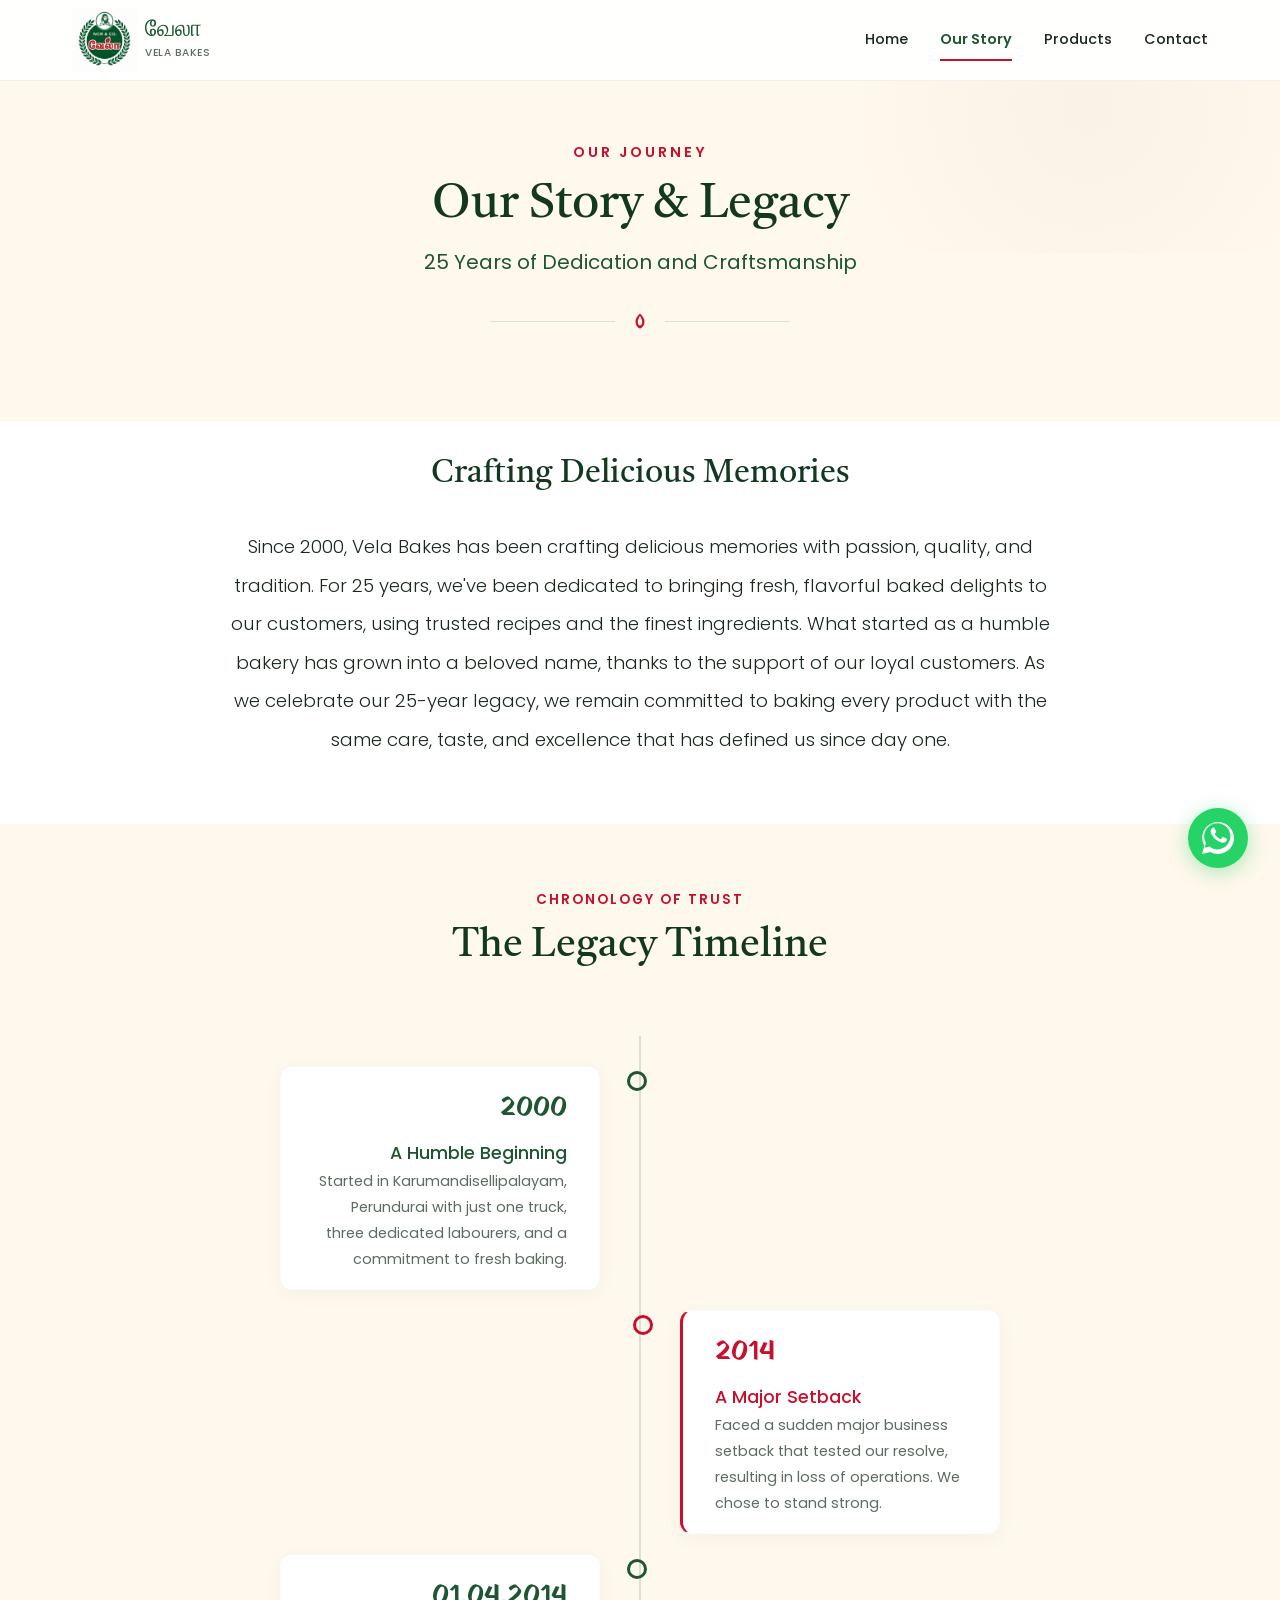
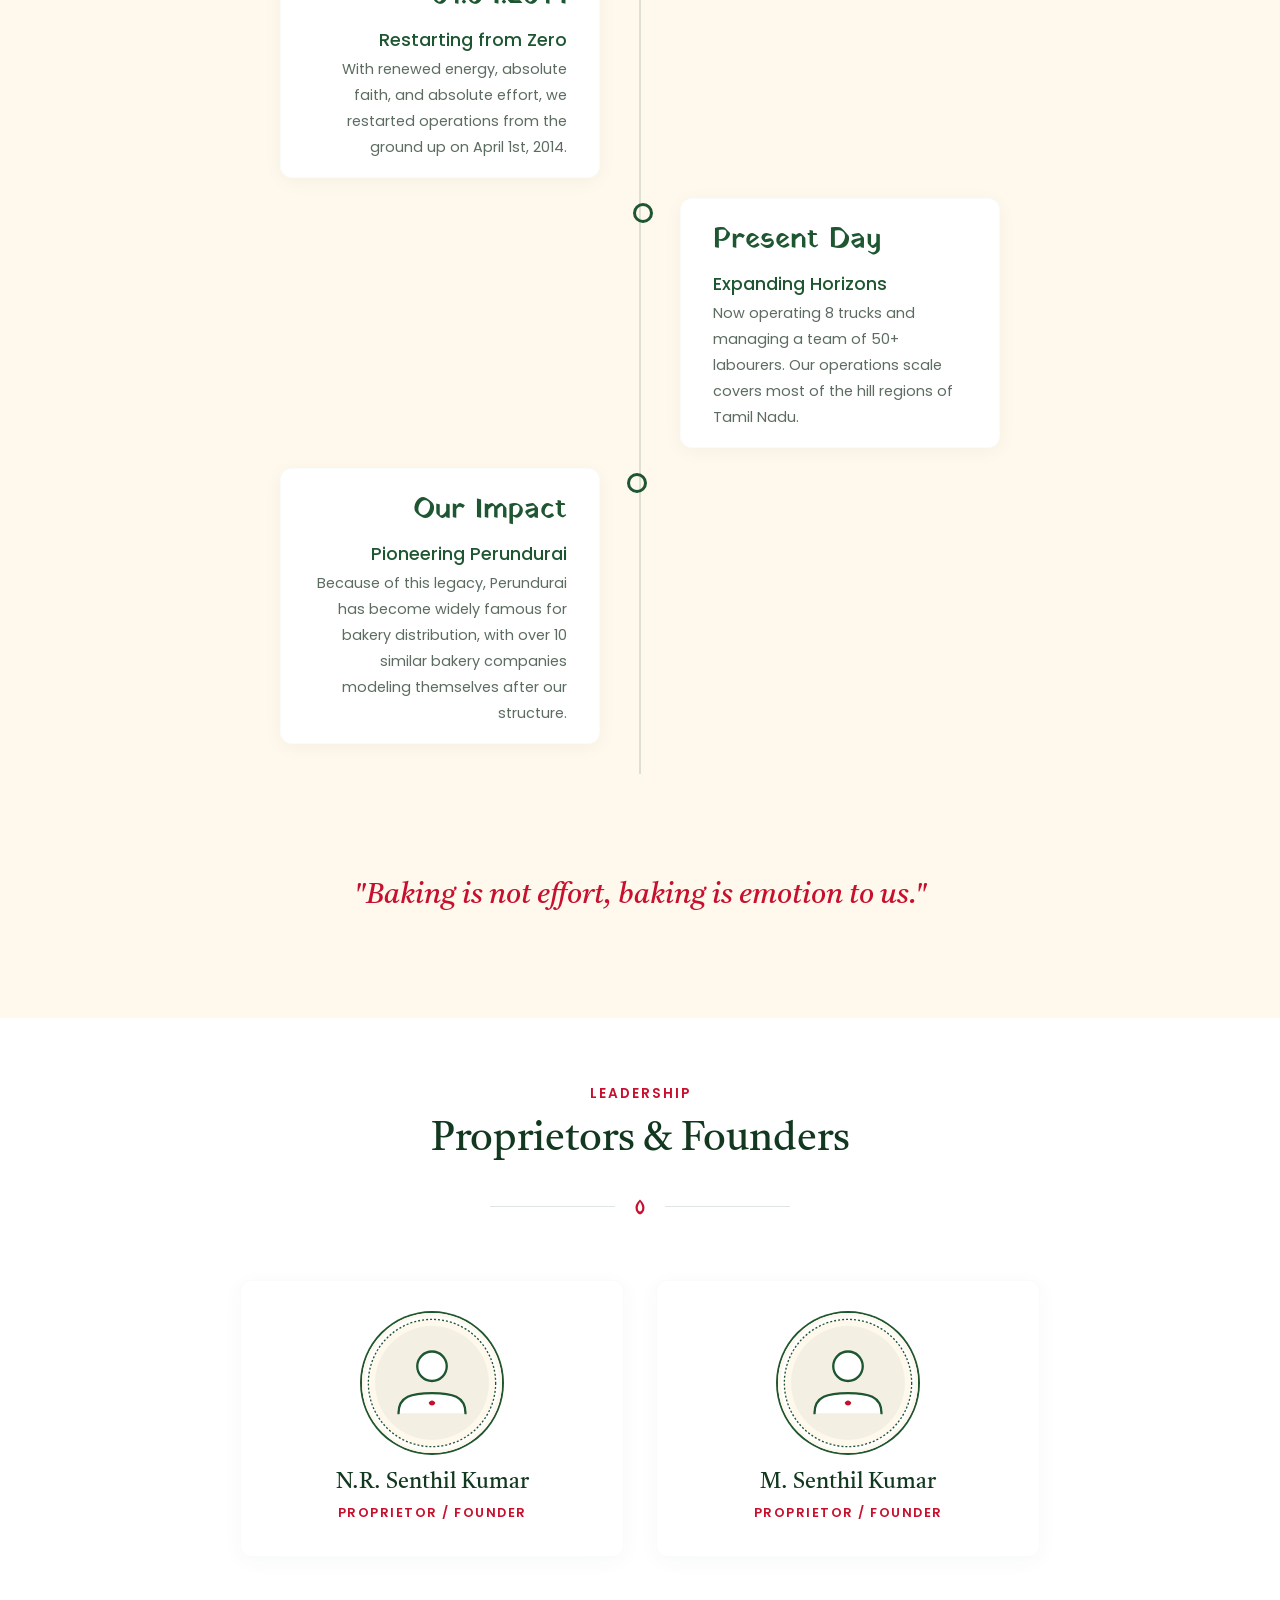
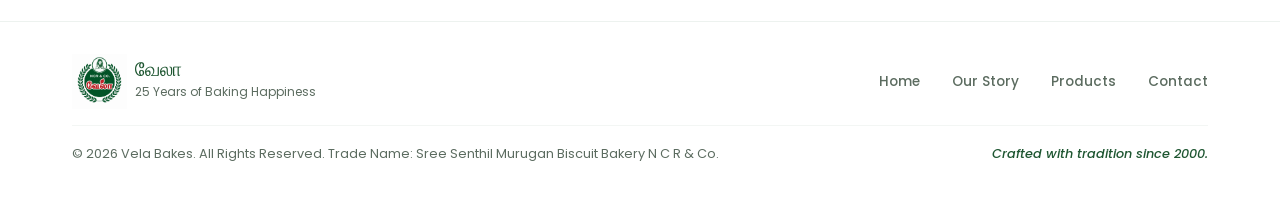
<file: about.html>
<!DOCTYPE html>
<html lang="en">
<head>
  <meta charset="UTF-8">
  <meta name="viewport" content="width=device-width, initial-scale=1.0">
  <meta name="description" content="Learn about Vela Bakes, a celebrated bakery in Perundurai with 25 years of experience in fresh bread, cakes, rusks, biscuits and puffs.">
  <meta name="keywords" content="about velabakes, vela bakes history, bakery in perundurai, traditional bakery, bakery story">
  <meta name="author" content="Vela Bakes">
  <meta name="robots" content="index, follow">
  <link rel="canonical" href="https://velabakes.in/about.html">
  <meta property="og:title" content="About Vela Bakes | Trusted Bakery in Perundurai">
  <meta property="og:description" content="Discover the story, legacy and values behind Vela Bakes, a trusted bakery brand in Perundurai.">
  <meta property="og:type" content="website">
  <meta property="og:url" content="https://velabakes.in/about.html">
  <meta property="og:image" content="https://velabakes.in/assets/logo.png">
  <meta name="twitter:card" content="summary_large_image">
  <meta name="twitter:title" content="About Vela Bakes | Trusted Bakery in Perundurai">
  <meta name="twitter:description" content="The legacy story of Vela Bakes, a trusted bakery in Perundurai, Tamil Nadu.">
  <title>About Vela Bakes | Trusted Bakery in Perundurai</title>
  
  <!-- CSS Stylesheets -->
  <link rel="stylesheet" href="assets/css/style.css">
  
  <!-- Favicon -->
  <link rel="icon" type="image/png" href="assets/logo.png">
</head>
<body>

  <!-- --- SITE HEADER / NAVIGATION --- -->
  <header class="navbar-header" id="siteHeader">
    <div class="container navbar-container">
      <a href="index.html" class="logo-link" aria-label="Vela Bakes Home">
        <img src="assets/logo.png" alt="Vela Bakes Logo" class="logo-img">
        <div class="logo-text-group">
          <span class="logo-title">வேலா</span>
          <span class="logo-subtitle">VELA BAKES</span>
        </div>
      </a>
      
      <button class="menu-toggle" id="menuToggle" aria-label="Toggle navigation menu" aria-expanded="false" aria-controls="navLinks">
        <span></span>
        <span></span>
        <span></span>
      </button>

      <nav class="nav-links" id="navLinks">
        <a href="index.html" class="nav-link">Home</a>
        <a href="about.html" class="nav-link active">Our Story</a>
        <a href="products.html" class="nav-link">Products</a>
        <a href="contact.html" class="nav-link">Contact</a>
      </nav>
    </div>
  </header>

  <!-- --- HERO SECTION / BANNER --- -->
  <section class="hero-section" style="min-height: 40vh; padding: 140px 0 60px;">
    <div class="hero-bg-accent"></div>
    <div class="container hero-content reveal">
      <p class="hero-subtitle">Our Journey</p>
      <h1 class="hero-title" style="font-size: 3rem; margin-bottom: var(--space-xs);">Our Story &amp; Legacy</h1>
      <p class="hero-tagline" style="font-size: 1.25rem;">25 Years of Dedication and Craftsmanship</p>
      
      <div class="leaf-divider">
        <div class="leaf-line"></div>
        <svg class="leaf-icon" viewBox="0 0 24 24">
          <path d="M12,2C12,2 6,7 6,13C6,18 9,21 12,22C15,21 18,18 18,13C18,7 12,2 12,2ZM12,18C10.3,18 9,15.8 9,13C9,10.2 11,6.5 12,5.2C13,6.5 15,10.2 15,13C15,15.8 13.7,18 12,18Z"/>
        </svg>
        <div class="leaf-line"></div>
      </div>
    </div>
  </section>

  <!-- --- STORY SECTION --- -->
  <section class="section-padding" style="background-color: var(--color-bg-white); padding-top: var(--space-md);">
    <div class="container reveal" style="max-width: 900px; text-align: center;">
      <h2 class="section-title" style="font-size: 2rem; margin-bottom: var(--space-md);">Crafting Delicious Memories</h2>
      <p class="intro-text" style="font-size: 1.15rem; line-height: 2.1; margin-bottom: 0;">
        Since 2000, Vela Bakes has been crafting delicious memories with passion, quality, and tradition. For 25 years, we've been dedicated to bringing fresh, flavorful baked delights to our customers, using trusted recipes and the finest ingredients. What started as a humble bakery has grown into a beloved name, thanks to the support of our loyal customers. As we celebrate our 25-year legacy, we remain committed to baking every product with the same care, taste, and excellence that has defined us since day one.
      </p>
    </div>
  </section>

  <!-- --- TIMELINE / LEGACY SECTION --- -->
  <section class="section-padding">
    <div class="container reveal">
      <div class="section-header">
        <p class="section-subtitle">Chronology of Trust</p>
        <h2 class="section-title">The Legacy Timeline</h2>
      </div>

      <div class="timeline-container">
        <!-- Milestone 1 -->
        <div class="timeline-item left reveal">
          <div class="timeline-content">
            <span class="timeline-year">2000</span>
            <h3 style="font-family: var(--font-body); font-size: 1.1rem; color: var(--color-brand-green); margin-bottom: 5px;">A Humble Beginning</h3>
            <p style="font-size: 0.9rem; color: var(--color-text-muted);">
              Started in Karumandisellipalayam, Perundurai with just one truck, three dedicated labourers, and a commitment to fresh baking.
            </p>
          </div>
        </div>

        <!-- Milestone 2 -->
        <div class="timeline-item right setback reveal">
          <div class="timeline-content">
            <span class="timeline-year">2014</span>
            <h3 style="font-family: var(--font-body); font-size: 1.1rem; color: var(--color-brand-red); margin-bottom: 5px;">A Major Setback</h3>
            <p style="font-size: 0.9rem; color: var(--color-text-muted);">
              Faced a sudden major business setback that tested our resolve, resulting in loss of operations. We chose to stand strong.
            </p>
          </div>
        </div>

        <!-- Milestone 3 -->
        <div class="timeline-item left reveal">
          <div class="timeline-content">
            <span class="timeline-year">01.04.2014</span>
            <h3 style="font-family: var(--font-body); font-size: 1.1rem; color: var(--color-brand-green); margin-bottom: 5px;">Restarting from Zero</h3>
            <p style="font-size: 0.9rem; color: var(--color-text-muted);">
              With renewed energy, absolute faith, and absolute effort, we restarted operations from the ground up on April 1st, 2014.
            </p>
          </div>
        </div>

        <!-- Milestone 4 -->
        <div class="timeline-item right reveal">
          <div class="timeline-content">
            <span class="timeline-year">Present Day</span>
            <h3 style="font-family: var(--font-body); font-size: 1.1rem; color: var(--color-brand-green); margin-bottom: 5px;">Expanding Horizons</h3>
            <p style="font-size: 0.9rem; color: var(--color-text-muted);">
              Now operating 8 trucks and managing a team of 50+ labourers. Our operations scale covers most of the hill regions of Tamil Nadu.
            </p>
          </div>
        </div>

        <!-- Milestone 5 -->
        <div class="timeline-item left reveal">
          <div class="timeline-content">
            <span class="timeline-year">Our Impact</span>
            <h3 style="font-family: var(--font-body); font-size: 1.1rem; color: var(--color-brand-green); margin-bottom: 5px;">Pioneering Perundurai</h3>
            <p style="font-size: 0.9rem; color: var(--color-text-muted);">
              Because of this legacy, Perundurai has become widely famous for bakery distribution, with over 10 similar bakery companies modeling themselves after our structure.
            </p>
          </div>
        </div>
      </div>

      <div class="timeline-quote-section reveal">
        <p class="timeline-quote">"Baking is not effort, baking is emotion to us."</p>
      </div>
    </div>
  </section>

  <!-- --- OWNERS / PROPRIETORS SECTION --- -->
  <section class="section-padding" style="background-color: var(--color-bg-white);">
    <div class="container reveal">
      <div class="section-header">
        <p class="section-subtitle">Leadership</p>
        <h2 class="section-title">Proprietors &amp; Founders</h2>
        <div class="leaf-divider">
          <div class="leaf-line"></div>
          <svg class="leaf-icon" viewBox="0 0 24 24">
            <path d="M12,2C12,2 6,7 6,13C6,18 9,21 12,22C15,21 18,18 18,13C18,7 12,2 12,2ZM12,18C10.3,18 9,15.8 9,13C9,10.2 11,6.5 12,5.2C13,6.5 15,10.2 15,13C15,15.8 13.7,18 12,18Z"/>
          </svg>
          <div class="leaf-line"></div>
        </div>
      </div>

      <div class="owners-grid">
        <!-- Founder 1 -->
        <div class="owner-card reveal">
          <div class="owner-img-frame">
            <img src="assets/images/owner-placeholder.svg" alt="N.R. Senthil Kumar Profile" class="owner-img" loading="lazy">
          </div>
          <h3 class="owner-name">N.R. Senthil Kumar</h3>
          <p class="owner-role">Proprietor / Founder</p>
        </div>

        <!-- Founder 2 -->
        <div class="owner-card reveal">
          <div class="owner-img-frame">
            <img src="assets/images/owner-placeholder.svg" alt="M. Senthil Kumar Profile" class="owner-img" loading="lazy">
          </div>
          <h3 class="owner-name">M. Senthil Kumar</h3>
          <p class="owner-role">Proprietor / Founder</p>
        </div>
      </div>
    </div>
  </section>

  <!-- --- FOOTER --- -->
  <footer class="site-footer">
    <div class="container">
      <div class="footer-top">
        <a href="index.html" class="footer-brand" aria-label="Vela Bakes logo Link">
          <img src="assets/logo.png" alt="Vela Bakes Logo" class="footer-logo">
          <div class="logo-text-group" style="text-align: left;">
            <span class="footer-brand-title">வேலா</span>
            <span class="footer-brand-tagline">25 Years of Baking Happiness</span>
          </div>
        </a>
        
        <ul class="footer-links">
          <li><a href="index.html" class="footer-link">Home</a></li>
          <li><a href="about.html" class="footer-link">Our Story</a></li>
          <li><a href="products.html" class="footer-link">Products</a></li>
          <li><a href="contact.html" class="footer-link">Contact</a></li>
        </ul>
      </div>

      <div class="footer-bottom">
        <p class="footer-copyright">&copy; 2026 Vela Bakes. All Rights Reserved. Trade Name: Sree Senthil Murugan Biscuit Bakery N C R & Co.</p>
        <p class="footer-tradition">Crafted with tradition since 2000.</p>
      </div>
    </div>
  </footer>

  <!-- --- FLOATING WHATSAPP BUTTON --- -->
  <a href="https://wa.me/919443767670?text=Hi%2C%20I%27d%20like%20to%20know%20more%20about%20Vela%20Bakes" 
     target="_blank" 
     rel="noopener noreferrer" 
     class="floating-whatsapp" 
     id="floatingWhatsApp" 
     aria-label="Contact us on WhatsApp">
    <span class="whatsapp-tooltip">Chat with us on WhatsApp</span>
    <svg class="whatsapp-icon-svg" viewBox="0 0 24 24">
      <path d="M.057 24l1.687-6.163c-1.041-1.804-1.588-3.849-1.587-5.946C.06 5.348 5.397.01 12.008.01c3.202.001 6.212 1.246 8.477 3.514 2.266 2.268 3.507 5.28 3.505 8.484-.004 6.657-5.34 11.997-11.953 11.997-2.005-.001-3.973-.502-5.724-1.455L0 24zm6.59-4.846c1.6.95 3.188 1.449 4.825 1.451 5.436 0 9.859-4.42 9.863-9.864.002-2.634-1.02-5.11-2.881-6.973-1.862-1.862-4.343-2.885-6.977-2.887-5.44 0-9.864 4.42-9.868 9.866-.001 1.724.451 3.407 1.31 4.904l-.997 3.639 3.728-.976zm11.389-6.859c-.3-.15-1.774-.875-2.046-.975-.272-.1-.471-.15-.669.15-.198.3-.765.975-.938 1.175-.173.2-.347.225-.648.075-.3-.15-1.266-.466-2.41-1.484-.89-.794-1.49-1.775-1.665-2.075-.173-.3-.018-.462.13-.61.135-.133.3-.35.45-.525.15-.175.2-.299.3-.5.1-.2.05-.375-.025-.525-.075-.15-.669-1.612-.916-2.207-.242-.579-.487-.5-.669-.51-.173-.008-.371-.01-.57-.01-.198 0-.52.074-.792.372-.272.297-1.04 1.016-1.04 2.479 0 1.462 1.065 2.875 1.213 3.074.149.198 2.096 3.2 5.077 4.487.709.306 1.262.489 1.694.625.712.227 1.36.195 1.871.118.571-.085 1.774-.726 2.022-1.429.247-.699.247-1.299.173-1.424-.074-.124-.272-.198-.57-.347z"/>
    </svg>
  </a>

  <!-- --- JAVASCRIPT --- -->
  <script src="assets/js/main.js"></script>
</body>
</html>
</file>
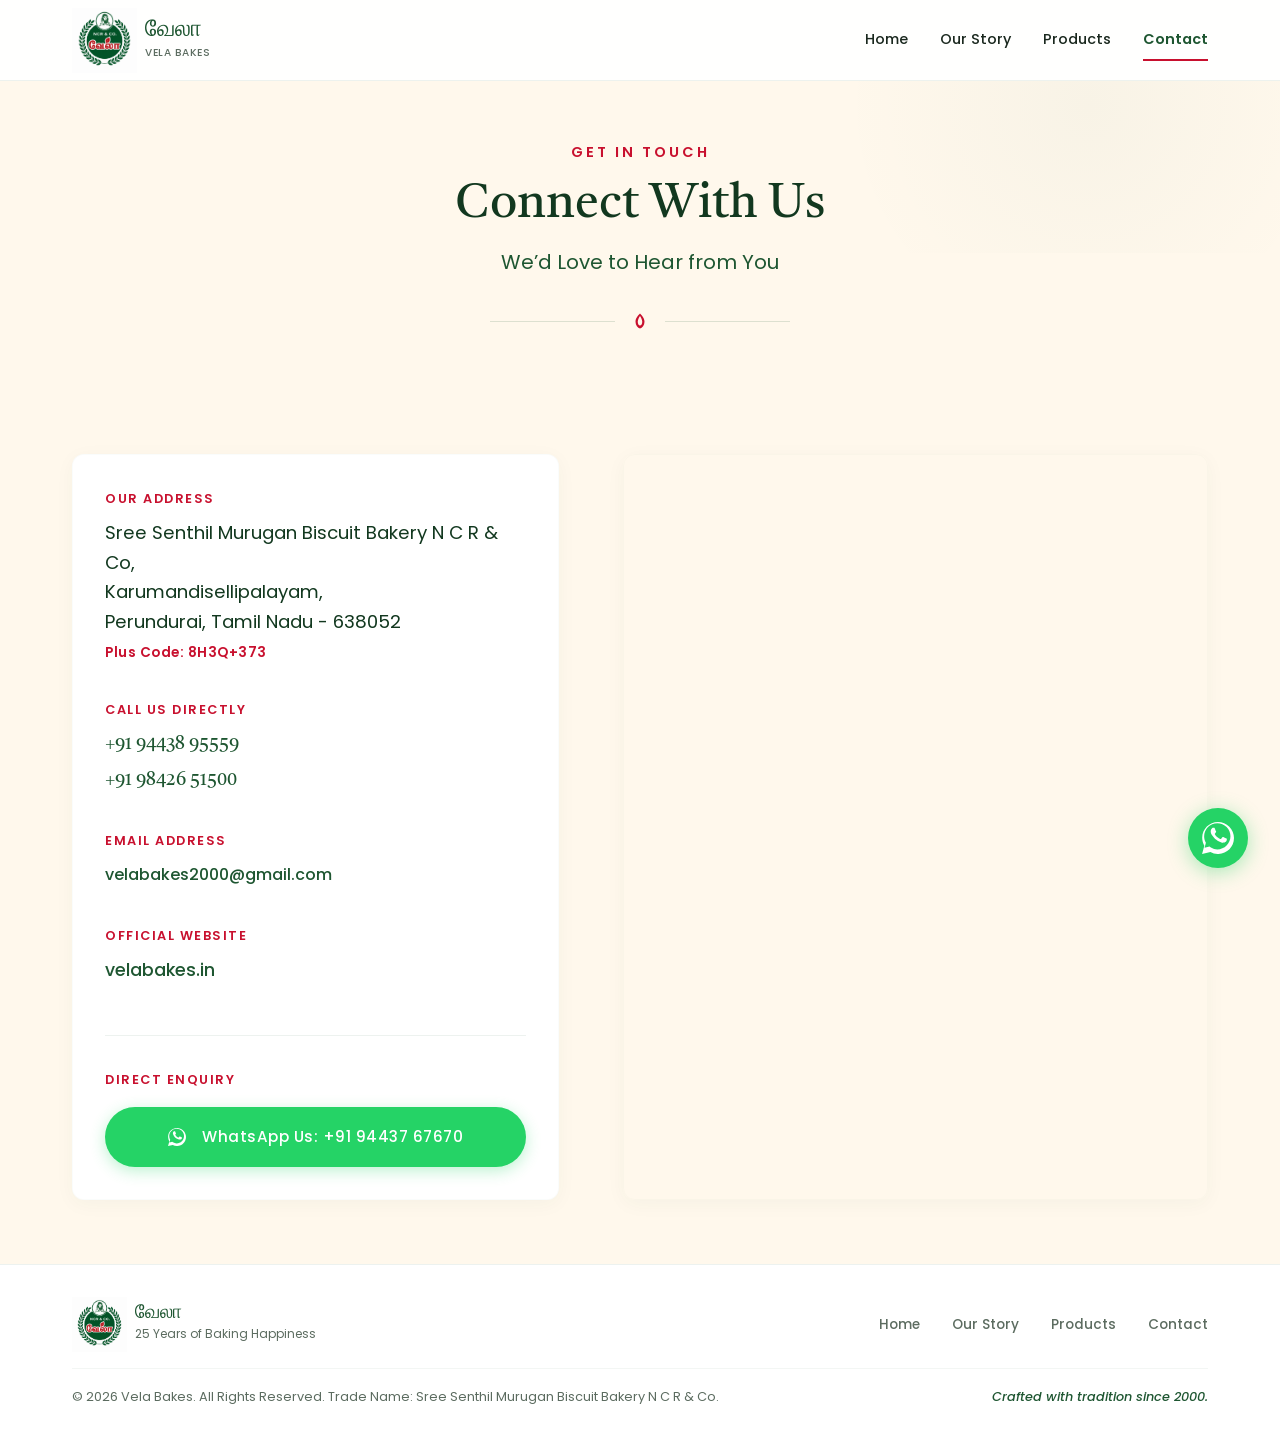
<file: contact.html>
<!DOCTYPE html>
<html lang="en">
<head>
  <meta charset="UTF-8">
  <meta name="viewport" content="width=device-width, initial-scale=1.0">
  <meta name="description" content="Contact Vela Bakes in Perundurai for fresh bakery products, orders and enquiries. Find our phone number, email and address here.">
  <meta name="keywords" content="contact velabakes, bakery in perundurai, velabakes contact, order bakery products, bakery number">
  <meta name="author" content="Vela Bakes">
  <meta name="robots" content="index, follow">
  <link rel="canonical" href="https://velabakes.in/contact.html">
  <meta property="og:title" content="Contact Vela Bakes | Bakery in Perundurai">
  <meta property="og:description" content="Reach Vela Bakes for bakery orders, enquiries and directions in Perundurai, Tamil Nadu.">
  <meta property="og:type" content="website">
  <meta property="og:url" content="https://velabakes.in/contact.html">
  <meta property="og:image" content="https://velabakes.in/assets/logo.png">
  <meta name="twitter:card" content="summary_large_image">
  <meta name="twitter:title" content="Contact Vela Bakes | Bakery in Perundurai">
  <meta name="twitter:description" content="Get in touch with Vela Bakes for bakery enquiries in Perundurai.">
  <title>Contact Vela Bakes | Bakery in Perundurai</title>
  
  <!-- CSS Stylesheets -->
  <link rel="stylesheet" href="assets/css/style.css">
  
  <!-- Favicon -->
  <link rel="icon" type="image/png" href="assets/logo.png">
</head>
<body>

  <!-- --- SITE HEADER / NAVIGATION --- -->
  <header class="navbar-header" id="siteHeader">
    <div class="container navbar-container">
      <a href="index.html" class="logo-link" aria-label="Vela Bakes Home">
        <img src="assets/logo.png" alt="Vela Bakes Logo" class="logo-img">
        <div class="logo-text-group">
          <span class="logo-title">வேலா</span>
          <span class="logo-subtitle">VELA BAKES</span>
        </div>
      </a>
      
      <button class="menu-toggle" id="menuToggle" aria-label="Toggle navigation menu" aria-expanded="false" aria-controls="navLinks">
        <span></span>
        <span></span>
        <span></span>
      </button>

      <nav class="nav-links" id="navLinks">
        <a href="index.html" class="nav-link">Home</a>
        <a href="about.html" class="nav-link">Our Story</a>
        <a href="products.html" class="nav-link">Products</a>
        <a href="contact.html" class="nav-link active">Contact</a>
      </nav>
    </div>
  </header>

  <!-- --- HERO SECTION --- -->
  <section class="hero-section" style="min-height: 40vh; padding: 140px 0 60px;">
    <div class="hero-bg-accent"></div>
    <div class="container hero-content reveal">
      <p class="hero-subtitle">Get In Touch</p>
      <h1 class="hero-title" style="font-size: 3rem; margin-bottom: var(--space-xs);">Connect With Us</h1>
      <p class="hero-tagline" style="font-size: 1.25rem;">We’d Love to Hear from You</p>
      
      <div class="leaf-divider">
        <div class="leaf-line"></div>
        <svg class="leaf-icon" viewBox="0 0 24 24">
          <path d="M12,2C12,2 6,7 6,13C6,18 9,21 12,22C15,21 18,18 18,13C18,7 12,2 12,2ZM12,18C10.3,18 9,15.8 9,13C9,10.2 11,6.5 12,5.2C13,6.5 15,10.2 15,13C15,15.8 13.7,18 12,18Z"/>
        </svg>
        <div class="leaf-line"></div>
      </div>
    </div>
  </section>

  <!-- --- CONTACT CONTENT SECTION --- -->
  <section class="section-padding" style="padding-top: var(--space-md);">
    <div class="container">
      <div class="contact-grid">
        
        <!-- Contact Details Panel -->
        <div class="contact-info-panel reveal">
          <div>
            <!-- Address Group -->
            <div class="contact-item-group">
              <span class="contact-item-label">Our Address</span>
              <p class="contact-item-value" style="font-size: 1.15rem; font-family: var(--font-body); font-weight: 400; line-height: 1.6;">
                Sree Senthil Murugan Biscuit Bakery N C R &amp; Co,<br>
                Karumandisellipalayam,<br>
                Perundurai, Tamil Nadu - 638052<br>
                <span style="font-size: 0.85rem; color: var(--color-brand-red); font-weight: 600; letter-spacing: 0.5px;">Plus Code: 8H3Q+373</span>
              </p>
            </div>

            <!-- Phone Group -->
            <div class="contact-item-group">
              <span class="contact-item-label">Call Us Directly</span>
              <p class="contact-item-value" style="margin-bottom: 5px;">
                <a href="tel:+919443895559" class="contact-link">+91 94438 95559</a>
              </p>
              <p class="contact-item-value">
                <a href="tel:+919842651500" class="contact-link">+91 98426 51500</a>
              </p>
            </div>

            <!-- Email Group -->
            <div class="contact-item-group">
              <span class="contact-item-label">Email Address</span>
              <p class="contact-item-value">
                <a href="mailto:velabakes2000@gmail.com" class="contact-link" style="font-family: var(--font-body); font-size: 1rem;">velabakes2000@gmail.com</a>
              </p>
            </div>

            <!-- Website Group -->
            <div class="contact-item-group">
              <span class="contact-item-label">Official Website</span>
              <p class="contact-item-value">
                <a href="https://velabakes.in" target="_blank" rel="noopener noreferrer" class="contact-link" style="font-family: var(--font-body); font-size: 1.1rem; font-weight: 500;">velabakes.in</a>
              </p>
            </div>
          </div>

          <!-- Primary WhatsApp Action -->
          <div style="border-top: 1px solid rgba(30, 86, 49, 0.08); padding-top: var(--space-md); margin-top: var(--space-sm);">
            <span class="contact-item-label" style="margin-bottom: var(--space-sm);">Direct Enquiry</span>
            <a href="https://wa.me/919443767670?text=Hi%2C%20I%27d%20like%20to%20know%20more%20about%20Vela%20Bakes" 
               target="_blank" 
               rel="noopener noreferrer" 
               class="btn-primary" 
               style="width: 100%; justify-content: center; box-shadow: 0 4px 15px rgba(37, 211, 102, 0.3); background-color: #25D366;">
              <!-- Minimal WhatsApp Chat Bubble Icon -->
              <svg style="width: 18px; height: 18px; fill: currentColor; margin-right: 8px;" viewBox="0 0 24 24">
                <path d="M.057 24l1.687-6.163c-1.041-1.804-1.588-3.849-1.587-5.946C.06 5.348 5.397.01 12.008.01c3.202.001 6.212 1.246 8.477 3.514 2.266 2.268 3.507 5.28 3.505 8.484-.004 6.657-5.34 11.997-11.953 11.997-2.005-.001-3.973-.502-5.724-1.455L0 24zm6.59-4.846c1.6.95 3.188 1.449 4.825 1.451 5.436 0 9.859-4.42 9.863-9.864.002-2.634-1.02-5.11-2.881-6.973-1.862-1.862-4.343-2.885-6.977-2.887-5.44 0-9.864 4.42-9.868 9.866-.001 1.724.451 3.407 1.31 4.904l-.997 3.639 3.728-.976zm11.389-6.859c-.3-.15-1.774-.875-2.046-.975-.272-.1-.471-.15-.669.15-.198.3-.765.975-.938 1.175-.173.2-.347.225-.648.075-.3-.15-1.266-.466-2.41-1.484-.89-.794-1.49-1.775-1.665-2.075-.173-.3-.018-.462.13-.61.135-.133.3-.35.45-.525.15-.175.2-.299.3-.5.1-.2.05-.375-.025-.525-.075-.15-.669-1.612-.916-2.207-.242-.579-.487-.5-.669-.51-.173-.008-.371-.01-.57-.01-.198 0-.52.074-.792.372-.272.297-1.04 1.016-1.04 2.479 0 1.462 1.065 2.875 1.213 3.074.149.198 2.096 3.2 5.077 4.487.709.306 1.262.489 1.694.625.712.227 1.36.195 1.871.118.571-.085 1.774-.726 2.022-1.429.247-.699.247-1.299.173-1.424-.074-.124-.272-.198-.57-.347z"/>
              </svg>
              <span>WhatsApp Us: +91 94437 67670</span>
            </a>
          </div>
        </div>

        <!-- Google Maps Embed Wrapper Panel -->
        <div class="map-wrapper reveal">
          <iframe class="map-iframe" 
                  src="https://maps.google.com/maps?q=Sree%20Senthil%20Murugan%20Bakery%20NCR%20%26%20Co%2C%20Karumandisellipalayam%2C%20Tamil%20Nadu%20638052&t=&z=16&ie=UTF8&iwloc=&output=embed" 
                  allowfullscreen="" 
                  loading="lazy" 
                  referrerpolicy="no-referrer-when-downgrade" 
                  title="Vela Bakes Google Map Location">
          </iframe>
        </div>
      </div>
    </div>
  </section>

  <!-- --- FOOTER --- -->
  <footer class="site-footer">
    <div class="container">
      <div class="footer-top">
        <a href="index.html" class="footer-brand" aria-label="Vela Bakes logo Link">
          <img src="assets/logo.png" alt="Vela Bakes Logo" class="footer-logo">
          <div class="logo-text-group" style="text-align: left;">
            <span class="footer-brand-title">வேலா</span>
            <span class="footer-brand-tagline">25 Years of Baking Happiness</span>
          </div>
        </a>
        
        <ul class="footer-links">
          <li><a href="index.html" class="footer-link">Home</a></li>
          <li><a href="about.html" class="footer-link">Our Story</a></li>
          <li><a href="products.html" class="footer-link">Products</a></li>
          <li><a href="contact.html" class="footer-link">Contact</a></li>
        </ul>
      </div>

      <div class="footer-bottom">
        <p class="footer-copyright">&copy; 2026 Vela Bakes. All Rights Reserved. Trade Name: Sree Senthil Murugan Biscuit Bakery N C R & Co.</p>
        <p class="footer-tradition">Crafted with tradition since 2000.</p>
      </div>
    </div>
  </footer>

  <!-- --- FLOATING WHATSAPP BUTTON --- -->
  <a href="https://wa.me/919443767670?text=Hi%2C%20I%27d%20like%20to%20know%20more%20about%20Vela%20Bakes" 
     target="_blank" 
     rel="noopener noreferrer" 
     class="floating-whatsapp" 
     id="floatingWhatsApp" 
     aria-label="Contact us on WhatsApp">
    <span class="whatsapp-tooltip">Chat with us on WhatsApp</span>
    <svg class="whatsapp-icon-svg" viewBox="0 0 24 24">
      <path d="M.057 24l1.687-6.163c-1.041-1.804-1.588-3.849-1.587-5.946C.06 5.348 5.397.01 12.008.01c3.202.001 6.212 1.246 8.477 3.514 2.266 2.268 3.507 5.28 3.505 8.484-.004 6.657-5.34 11.997-11.953 11.997-2.005-.001-3.973-.502-5.724-1.455L0 24zm6.59-4.846c1.6.95 3.188 1.449 4.825 1.451 5.436 0 9.859-4.42 9.863-9.864.002-2.634-1.02-5.11-2.881-6.973-1.862-1.862-4.343-2.885-6.977-2.887-5.44 0-9.864 4.42-9.868 9.866-.001 1.724.451 3.407 1.31 4.904l-.997 3.639 3.728-.976zm11.389-6.859c-.3-.15-1.774-.875-2.046-.975-.272-.1-.471-.15-.669.15-.198.3-.765.975-.938 1.175-.173.2-.347.225-.648.075-.3-.15-1.266-.466-2.41-1.484-.89-.794-1.49-1.775-1.665-2.075-.173-.3-.018-.462.13-.61.135-.133.3-.35.45-.525.15-.175.2-.299.3-.5.1-.2.05-.375-.025-.525-.075-.15-.669-1.612-.916-2.207-.242-.579-.487-.5-.669-.51-.173-.008-.371-.01-.57-.01-.198 0-.52.074-.792.372-.272.297-1.04 1.016-1.04 2.479 0 1.462 1.065 2.875 1.213 3.074.149.198 2.096 3.2 5.077 4.487.709.306 1.262.489 1.694.625.712.227 1.36.195 1.871.118.571-.085 1.774-.726 2.022-1.429.247-.699.247-1.299.173-1.424-.074-.124-.272-.198-.57-.347z"/>
    </svg>
  </a>

  <!-- --- JAVASCRIPT --- -->
  <script src="assets/js/main.js"></script>
</body>
</html>
</file>
<file: assets/css/style.css>
@import url('https://fonts.googleapis.com/css2?family=Poppins:wght@300;400;500;600;700&family=Tiro+Tamil:ital@0;1&family=Yatra+One&display=swap');

/* --- DESIGN SYSTEM & CSS VARIABLES --- */
:root {
  --color-brand-green: #1E5631;
  --color-brand-green-dark: #12381F;
  --color-brand-green-light: #4c8a5f;
  --color-brand-red: #C8102E;
  --color-brand-red-hover: #A00D24;
  --color-bg-cream: #FFF8EC;
  --color-bg-white: #FFFFFF;
  
  /* High contrast text colors for premium feel & accessibility */
  --color-text-primary: #1A281E;
  --color-text-muted: #5C6C60;
  --color-text-white: #FFFFFF;
  
  /* Fonts */
  --font-heading: 'Tiro Tamil', serif;
  --font-accent: 'Yatra One', serif;
  --font-body: 'Poppins', sans-serif;
  
  /* Spacing system (Generous whitespace) */
  --space-xs: 0.5rem;
  --space-sm: 1rem;
  --space-md: 2rem;
  --space-lg: 4rem;
  --space-xl: 8rem;
  
  /* Elevation & Border Radius */
  --radius-sm: 4px;
  --radius-md: 12px;
  --radius-lg: 24px;
  --radius-full: 9999px;
  
  --shadow-subtle: 0 4px 20px rgba(30, 86, 49, 0.04);
  --shadow-premium: 0 10px 30px rgba(30, 86, 49, 0.08);
  --shadow-hover: 0 20px 40px rgba(30, 86, 49, 0.15);
  
  /* Transitions */
  --transition-smooth: all 0.4s cubic-bezier(0.25, 1, 0.5, 1);
  --transition-fast: all 0.2s ease;
}

/* --- BASE STYLES --- */
* {
  box-sizing: border-box;
  margin: 0;
  padding: 0;
}

html {
  scroll-behavior: smooth;
  font-size: 16px;
}

body {
  font-family: var(--font-body);
  background-color: var(--color-bg-cream);
  color: var(--color-text-primary);
  line-height: 1.8;
  -webkit-font-smoothing: antialiased;
  overflow-x: hidden;
}

h1, h2, h3, h4, h5, h6 {
  font-family: var(--font-heading);
  color: var(--color-brand-green-dark);
  font-weight: 500;
  line-height: 1.3;
}

a {
  color: inherit;
  text-decoration: none;
  transition: var(--transition-fast);
}

img {
  max-width: 100%;
  height: auto;
  display: block;
}

ul {
  list-style: none;
}

/* --- ACCESSIBILITY FOCUS STATES --- */
button:focus-visible,
a:focus-visible,
input:focus-visible,
textarea:focus-visible {
  outline: 2px solid var(--color-brand-red);
  outline-offset: 4px;
}

/* --- PREMIUM CONTAINER --- */
.container {
  width: 100%;
  max-width: 1200px;
  margin: 0 auto;
  padding: 0 var(--space-md);
}

/* --- HEADER / NAVIGATION --- */
.navbar-header {
  position: fixed;
  top: 0;
  left: 0;
  width: 100%;
  background-color: rgba(255, 255, 255, 0.95);
  backdrop-filter: blur(10px);
  border-bottom: 1px solid rgba(30, 86, 49, 0.08);
  z-index: 100;
  transition: var(--transition-smooth);
}

.navbar-header.scrolled {
  padding: 0.5rem 0;
  box-shadow: var(--shadow-subtle);
}

.navbar-container {
  display: flex;
  justify-content: space-between;
  align-items: center;
  height: 80px;
}

.logo-link {
  display: flex;
  align-items: center;
  gap: var(--space-xs);
}

.logo-img {
  height: 65px;
  width: auto;
  transition: var(--transition-smooth);
}

.logo-text-group {
  display: flex;
  flex-direction: column;
}

.logo-title {
  font-family: var(--font-accent);
  font-size: 1.5rem;
  color: var(--color-brand-green);
  line-height: 1.1;
}

.logo-subtitle {
  font-size: 0.65rem;
  font-weight: 500;
  color: var(--color-text-muted);
  letter-spacing: 0.5px;
}

.nav-links {
  display: flex;
  gap: var(--space-md);
}

.nav-link {
  font-size: 0.9rem;
  font-weight: 500;
  color: var(--color-text-primary);
  position: relative;
  padding: 0.5rem 0;
}

.nav-link::after {
  content: '';
  position: absolute;
  bottom: 0;
  left: 0;
  width: 0;
  height: 2px;
  background-color: var(--color-brand-red);
  transition: var(--transition-smooth);
}

.nav-link:hover {
  color: var(--color-brand-green);
}

.nav-link:hover::after {
  width: 100%;
}

.nav-link.active {
  color: var(--color-brand-green);
  font-weight: 600;
}

.nav-link.active::after {
  width: 100%;
  background-color: var(--color-brand-red);
}

/* Mobile Hamburger Menu */
.menu-toggle {
  display: none;
  flex-direction: column;
  justify-content: space-between;
  width: 24px;
  height: 18px;
  background: transparent;
  border: none;
  cursor: pointer;
  z-index: 101;
}

.menu-toggle span {
  display: block;
  width: 100%;
  height: 2px;
  background-color: var(--color-brand-green-dark);
  transition: var(--transition-smooth);
}

/* Hamburger transition to 'X' */
.menu-toggle.active span:nth-child(1) {
  transform: translateY(8px) rotate(45deg);
}
.menu-toggle.active span:nth-child(2) {
  opacity: 0;
}
.menu-toggle.active span:nth-child(3) {
  transform: translateY(-8px) rotate(-45deg);
}

/* --- HERO SECTION --- */
.hero-section {
  position: relative;
  padding: 160px 0 100px;
  background-color: var(--color-bg-cream);
  min-height: 80vh;
  display: flex;
  align-items: center;
  justify-content: center;
  text-align: center;
  overflow: hidden;
}

.hero-bg-accent {
  position: absolute;
  top: -10%;
  right: -10%;
  width: 50%;
  height: 70%;
  background: radial-gradient(circle, rgba(30, 86, 49, 0.03) 0%, rgba(255, 255, 255, 0) 70%);
  z-index: 0;
  pointer-events: none;
}

.hero-content {
  position: relative;
  z-index: 1;
  max-width: 800px;
  margin: 0 auto;
}

.hero-logo {
  height: 160px;
  width: auto;
  margin: 0 auto var(--space-md);
  filter: drop-shadow(0 8px 16px rgba(30, 86, 49, 0.1));
}

.hero-subtitle {
  font-family: var(--font-body);
  font-size: 0.9rem;
  text-transform: uppercase;
  letter-spacing: 3px;
  color: var(--color-brand-red);
  font-weight: 600;
  margin-bottom: var(--space-xs);
}

.hero-title {
  font-size: 3.5rem;
  margin-bottom: var(--space-sm);
  font-family: var(--font-heading);
}

.hero-tagline {
  font-size: 1.5rem;
  color: var(--color-brand-green);
  font-weight: 400;
  margin-bottom: var(--space-sm);
}

.hero-description {
  font-size: 1.1rem;
  color: var(--color-text-muted);
  max-width: 600px;
  margin: 0 auto var(--space-md);
}

/* --- PRIMARY BUTTONS & CTA --- */
.btn-primary {
  display: inline-flex;
  align-items: center;
  gap: var(--space-xs);
  background-color: var(--color-brand-red);
  color: var(--color-bg-white);
  padding: 1rem 2.2rem;
  border-radius: var(--radius-full);
  font-weight: 500;
  font-size: 0.95rem;
  letter-spacing: 0.5px;
  box-shadow: 0 6px 20px rgba(200, 16, 46, 0.2);
  transition: var(--transition-smooth);
}

.btn-primary:hover {
  background-color: var(--color-brand-red-hover);
  transform: translateY(-3px);
  box-shadow: 0 10px 25px rgba(200, 16, 46, 0.3);
}

.btn-secondary {
  display: inline-flex;
  align-items: center;
  color: var(--color-brand-green);
  font-weight: 600;
  font-size: 0.95rem;
  position: relative;
  padding: 0.3rem 0;
  gap: var(--space-xs);
}

.btn-secondary::after {
  content: '';
  position: absolute;
  bottom: 0;
  left: 0;
  width: 100%;
  height: 1px;
  background-color: var(--color-brand-green);
  transform: scaleX(0.3);
  transform-origin: left;
  transition: var(--transition-smooth);
}

.btn-secondary:hover::after {
  transform: scaleX(1);
}

/* --- INTRO STRIP --- */
.intro-strip {
  padding: var(--space-lg) 0;
  background-color: var(--color-bg-white);
  text-align: center;
  border-top: 1px solid rgba(30, 86, 49, 0.04);
  border-bottom: 1px solid rgba(30, 86, 49, 0.04);
}

.intro-text {
  font-size: 1.35rem;
  line-height: 2;
  color: var(--color-text-primary);
  max-width: 900px;
  margin: 0 auto var(--space-md);
  font-weight: 300;
}

/* --- STATS STRIP --- */
.stats-strip {
  padding: var(--space-lg) 0;
  background-color: var(--color-brand-green-dark);
  color: var(--color-bg-white);
  text-align: center;
}

.stats-grid {
  display: grid;
  grid-template-columns: repeat(4, 1fr);
  gap: var(--space-md);
}

.stat-item {
  padding: var(--space-sm);
}

.stat-number {
  font-family: var(--font-heading);
  font-size: 3.5rem;
  color: var(--color-bg-cream);
  line-height: 1;
  margin-bottom: var(--space-xs);
  display: block;
}

.stat-label {
  font-size: 0.8rem;
  text-transform: uppercase;
  letter-spacing: 2px;
  color: rgba(255, 248, 236, 0.7);
  font-weight: 500;
}

/* --- SIGNATURE MOTIF DIVIDER --- */
.leaf-divider {
  display: flex;
  align-items: center;
  justify-content: center;
  gap: var(--space-sm);
  margin: var(--space-md) auto;
  width: 100%;
  max-width: 300px;
}

.leaf-line {
  flex-grow: 1;
  height: 1px;
  background-color: rgba(30, 86, 49, 0.15);
}

.leaf-icon {
  width: 18px;
  height: 18px;
  fill: var(--color-brand-red);
}

/* --- SECTION STRUCTURES --- */
.section-padding {
  padding: var(--space-lg) 0;
}

.section-header {
  text-align: center;
  max-width: 700px;
  margin: 0 auto var(--space-lg);
}

.section-subtitle {
  font-family: var(--font-body);
  font-size: 0.85rem;
  text-transform: uppercase;
  letter-spacing: 2px;
  color: var(--color-brand-red);
  font-weight: 600;
  margin-bottom: var(--space-xs);
}

.section-title {
  font-size: 2.5rem;
}

/* --- FEATURED & PRODUCT GRID --- */
.product-grid {
  display: grid;
  grid-template-columns: repeat(auto-fit, minmax(280px, 1fr));
  gap: var(--space-md);
}

.product-card {
  background-color: var(--color-bg-white);
  border-radius: var(--radius-md);
  overflow: hidden;
  box-shadow: var(--shadow-subtle);
  transition: var(--transition-smooth);
  border: 1px solid rgba(30, 86, 49, 0.03);
  display: flex;
  flex-direction: column;
}

.product-card:hover {
  transform: translateY(-8px);
  box-shadow: var(--shadow-hover);
}

.product-img-wrapper {
  position: relative;
  overflow: hidden;
  aspect-ratio: 4/3;
  background-color: var(--color-bg-cream);
  display: flex;
  align-items: center;
  justify-content: center;
}

.product-img {
  width: 100%;
  height: 100%;
  object-fit: cover;
  transition: var(--transition-smooth);
}

.product-card:hover .product-img {
  transform: scale(1.05);
}

.product-info {
  padding: var(--space-md);
  text-align: center;
  flex-grow: 1;
  display: flex;
  flex-direction: column;
  justify-content: space-between;
}

.product-category-tag {
  font-size: 0.7rem;
  text-transform: uppercase;
  letter-spacing: 1px;
  color: var(--color-text-muted);
  margin-bottom: var(--space-xs);
}

.product-name {
  font-size: 1.25rem;
  margin-bottom: var(--space-sm);
  color: var(--color-brand-green-dark);
}

.product-card-cta {
  margin-top: auto;
  border-top: 1px solid rgba(30, 86, 49, 0.05);
  padding-top: var(--space-sm);
}

/* --- CLOSING CTA BAND --- */
.cta-band {
  background-color: var(--color-bg-white);
  text-align: center;
  padding: var(--space-lg) 0;
  border-top: 1px solid rgba(30, 86, 49, 0.04);
}

.cta-band-content {
  max-width: 600px;
  margin: 0 auto;
}

.cta-band-text {
  font-size: 1.5rem;
  color: var(--color-brand-green-dark);
  font-family: var(--font-heading);
  margin-bottom: var(--space-md);
}

/* --- TIMELINE DESIGN (ABOUT PAGE) --- */
.timeline-container {
  position: relative;
  max-width: 800px;
  margin: 40px auto;
  padding: 20px 0;
}

.timeline-container::after {
  content: '';
  position: absolute;
  width: 2px;
  background-color: rgba(30, 86, 49, 0.15);
  top: 0;
  bottom: 0;
  left: 50%;
  transform: translateX(-50%);
}

.timeline-item {
  padding: 10px 40px;
  position: relative;
  width: 50%;
  box-sizing: border-box;
}

.timeline-item.left {
  left: 0;
  text-align: right;
}

.timeline-item.right {
  left: 50%;
  text-align: left;
}

.timeline-item::after {
  content: '';
  position: absolute;
  width: 14px;
  height: 14px;
  right: -7px;
  background-color: var(--color-bg-cream);
  border: 3px solid var(--color-brand-green);
  border-radius: 50%;
  top: 15px;
  z-index: 1;
}

.timeline-item.right::after {
  left: -7px;
}

.timeline-item.setback::after {
  border-color: var(--color-brand-red);
}

.timeline-year {
  font-family: var(--font-accent);
  font-size: 1.75rem;
  color: var(--color-brand-green);
  margin-bottom: var(--space-xs);
  display: block;
}

.timeline-item.setback .timeline-year {
  color: var(--color-brand-red);
}

.timeline-content {
  background-color: var(--color-bg-white);
  padding: var(--space-sm) var(--space-md);
  border-radius: var(--radius-md);
  box-shadow: var(--shadow-subtle);
  border: 1px solid rgba(30, 86, 49, 0.02);
}

.timeline-item.setback .timeline-content {
  border-left: 3px solid var(--color-brand-red);
}

.timeline-quote-section {
  text-align: center;
  margin-top: var(--space-lg);
  padding: var(--space-md);
}

.timeline-quote {
  font-family: var(--font-heading);
  font-size: 1.8rem;
  color: var(--color-brand-red);
  font-style: italic;
}

/* --- OWNERS SECTION (ABOUT PAGE) --- */
.owners-grid {
  display: grid;
  grid-template-columns: repeat(2, 1fr);
  gap: var(--space-md);
  max-width: 800px;
  margin: 0 auto;
}

.owner-card {
  background-color: var(--color-bg-white);
  border-radius: var(--radius-md);
  padding: var(--space-md);
  text-align: center;
  box-shadow: var(--shadow-subtle);
  border: 1px solid rgba(30, 86, 49, 0.02);
}

.owner-img-frame {
  width: 140px;
  height: 140px;
  margin: 0 auto var(--space-sm);
  border-radius: var(--radius-full);
  overflow: hidden;
  border: 3px solid var(--color-bg-cream);
  box-shadow: 0 0 0 2px var(--color-brand-green);
}

.owner-img {
  width: 100%;
  height: 100%;
  object-fit: cover;
}

.owner-name {
  font-size: 1.35rem;
  color: var(--color-brand-green-dark);
}

.owner-role {
  font-size: 0.8rem;
  text-transform: uppercase;
  color: var(--color-brand-red);
  letter-spacing: 1.5px;
  font-weight: 600;
  margin-top: 4px;
}

/* --- PRODUCT FILTERS (PRODUCTS PAGE) --- */
.filter-tabs-container {
  display: flex;
  justify-content: center;
  flex-wrap: wrap;
  gap: var(--space-xs);
  margin-bottom: var(--space-lg);
}

.filter-btn {
  background: var(--color-bg-white);
  border: 1px solid rgba(30, 86, 49, 0.1);
  color: var(--color-text-primary);
  font-family: var(--font-body);
  font-weight: 500;
  font-size: 0.85rem;
  padding: 0.6rem 1.4rem;
  border-radius: var(--radius-full);
  cursor: pointer;
  transition: var(--transition-fast);
}

.filter-btn:hover {
  background-color: var(--color-brand-green);
  color: var(--color-bg-white);
  border-color: var(--color-brand-green);
}

.filter-btn.active {
  background-color: var(--color-brand-green);
  color: var(--color-bg-white);
  border-color: var(--color-brand-green);
  box-shadow: 0 4px 12px rgba(30, 86, 49, 0.2);
}

/* Hidden class for JavaScript search filtering */
.product-card.hidden {
  display: none;
}

/* --- CONTACT LAYOUT --- */
.contact-grid {
  display: grid;
  grid-template-columns: 1fr 1.2fr;
  gap: var(--space-lg);
  align-items: stretch;
}

.contact-info-panel {
  background-color: var(--color-bg-white);
  padding: var(--space-md) var(--space-md);
  border-radius: var(--radius-md);
  box-shadow: var(--shadow-subtle);
  border: 1px solid rgba(30, 86, 49, 0.02);
  display: flex;
  flex-direction: column;
  justify-content: space-between;
}

.contact-item-group {
  margin-bottom: var(--space-md);
}

.contact-item-label {
  font-size: 0.8rem;
  text-transform: uppercase;
  color: var(--color-brand-red);
  letter-spacing: 1.5px;
  font-weight: 600;
  margin-bottom: var(--space-xs);
  display: block;
}

.contact-item-value {
  font-size: 1.1rem;
  color: var(--color-brand-green-dark);
  font-family: var(--font-heading);
}

.contact-link {
  display: inline-block;
  color: var(--color-brand-green);
  font-weight: 500;
  transition: var(--transition-fast);
}

.contact-link:hover {
  color: var(--color-brand-red);
}

.map-wrapper {
  border-radius: var(--radius-md);
  overflow: hidden;
  box-shadow: var(--shadow-subtle);
  border: 1px solid rgba(30, 86, 49, 0.02);
  min-height: 450px;
}

.map-iframe {
  width: 100%;
  height: 100%;
  border: 0;
  display: block;
}

/* --- FLOATING WHATSAPP CTA WIDGET --- */
.floating-whatsapp {
  position: fixed;
  bottom: var(--space-md);
  right: var(--space-md);
  width: 60px;
  height: 60px;
  background-color: #25D366;
  border-radius: var(--radius-full);
  display: flex;
  align-items: center;
  justify-content: center;
  box-shadow: 0 4px 20px rgba(37, 211, 102, 0.4);
  z-index: 999;
  transition: var(--transition-smooth);
}

.floating-whatsapp:hover {
  transform: translateY(-5px) scale(1.05);
  box-shadow: 0 8px 25px rgba(37, 211, 102, 0.5);
}

.whatsapp-icon-svg {
  width: 32px;
  height: 32px;
  fill: #FFFFFF;
}

.whatsapp-tooltip {
  position: absolute;
  right: 75px;
  background-color: var(--color-brand-green-dark);
  color: var(--color-bg-white);
  padding: 0.5rem 1rem;
  border-radius: var(--radius-sm);
  font-size: 0.8rem;
  font-weight: 500;
  white-space: nowrap;
  opacity: 0;
  visibility: hidden;
  transition: var(--transition-smooth);
  box-shadow: var(--shadow-subtle);
}

.whatsapp-tooltip::after {
  content: '';
  position: absolute;
  top: 50%;
  right: -6px;
  transform: translateY(-50%) rotate(45deg);
  width: 8px;
  height: 8px;
  background-color: var(--color-brand-green-dark);
}

.floating-whatsapp:hover .whatsapp-tooltip {
  opacity: 1;
  visibility: visible;
}

/* --- SHARED FOOTER --- */
.site-footer {
  background-color: var(--color-bg-white);
  border-top: 1px solid rgba(30, 86, 49, 0.08);
  padding: var(--space-md) 0;
  color: var(--color-text-muted);
}

.footer-top {
  display: flex;
  justify-content: space-between;
  align-items: center;
  flex-wrap: wrap;
  gap: var(--space-md);
  padding-bottom: var(--space-sm);
  border-bottom: 1px solid rgba(30, 86, 49, 0.05);
}

.footer-brand {
  display: flex;
  align-items: center;
  gap: var(--space-xs);
}

.footer-logo {
  height: 55px;
  width: auto;
}

.footer-brand-title {
  font-family: var(--font-accent);
  font-size: 1.25rem;
  color: var(--color-brand-green);
  line-height: 1;
}

.footer-brand-tagline {
  font-size: 0.75rem;
}

.footer-links {
  display: flex;
  gap: var(--space-md);
}

.footer-link {
  font-size: 0.85rem;
  font-weight: 500;
}

.footer-link:hover {
  color: var(--color-brand-red);
}

.footer-bottom {
  display: flex;
  justify-content: space-between;
  align-items: center;
  flex-wrap: wrap;
  padding-top: var(--space-sm);
  font-size: 0.8rem;
}

.footer-tradition {
  font-style: italic;
  color: var(--color-brand-green);
  font-weight: 500;
}

/* --- SCROLL REVEAL ANIMATIONS (Intersection Observer) --- */
.reveal {
  opacity: 0;
  transform: translateY(30px);
  transition: opacity 0.8s ease, transform 0.8s ease;
}

.reveal.active {
  opacity: 1;
  transform: translateY(0);
}

/* --- RESPONSIVE MEDIA QUERIES --- */
@media (max-width: 1024px) {
  html {
    font-size: 15px;
  }
  .contact-grid {
    gap: var(--space-md);
  }
}

@media (max-width: 768px) {
  /* Navigation mobile trigger logic */
  .menu-toggle {
    display: flex;
  }
  
  .nav-links {
    position: fixed;
    top: 80px;
    left: 0;
    width: 100%;
    height: calc(100vh - 80px);
    background-color: var(--color-bg-white);
    flex-direction: column;
    align-items: center;
    justify-content: center;
    gap: var(--space-md);
    transform: translateX(100%);
    transition: var(--transition-smooth);
    border-top: 1px solid rgba(30, 86, 49, 0.05);
    z-index: 99;
  }
  
  .nav-links.active {
    transform: translateX(0);
  }
  
  .nav-link {
    font-size: 1.25rem;
  }
  
  /* Hero typography */
  .hero-title {
    font-size: 2.5rem;
  }
  
  .hero-tagline {
    font-size: 1.25rem;
  }
  
  /* Stats grid stack */
  .stats-grid {
    grid-template-columns: repeat(2, 1fr);
  }
  
  /* Timeline stack to single vertical list */
  .timeline-container::after {
    left: 31px;
  }
  .timeline-item {
    width: 100%;
    padding-left: 55px;
    padding-right: 25px;
    text-align: left !important;
  }
  .timeline-item.right {
    left: 0;
  }
  .timeline-item::after {
    left: 24px !important;
    right: auto !important;
  }
  
  /* Owners & Contact grids */
  .owners-grid {
    grid-template-columns: 1fr;
    max-width: 450px;
  }
  
  .contact-grid {
    grid-template-columns: 1fr;
  }
  
  .map-wrapper {
    min-height: 300px;
  }
  
  /* Footer responsive stacking */
  .footer-top {
    flex-direction: column;
    text-align: center;
  }
  
  .footer-links {
    flex-wrap: wrap;
    justify-content: center;
  }
  
  .footer-bottom {
    flex-direction: column;
    gap: var(--space-xs);
    text-align: center;
  }
}

@media (max-width: 480px) {
  .stats-grid {
    grid-template-columns: 1fr;
  }
  
  .hero-title {
    font-size: 2.2rem;
  }
  
  .hero-tagline {
    font-size: 1.1rem;
  }
  
  .intro-text {
    font-size: 1.15rem;
  }
}
</file>
